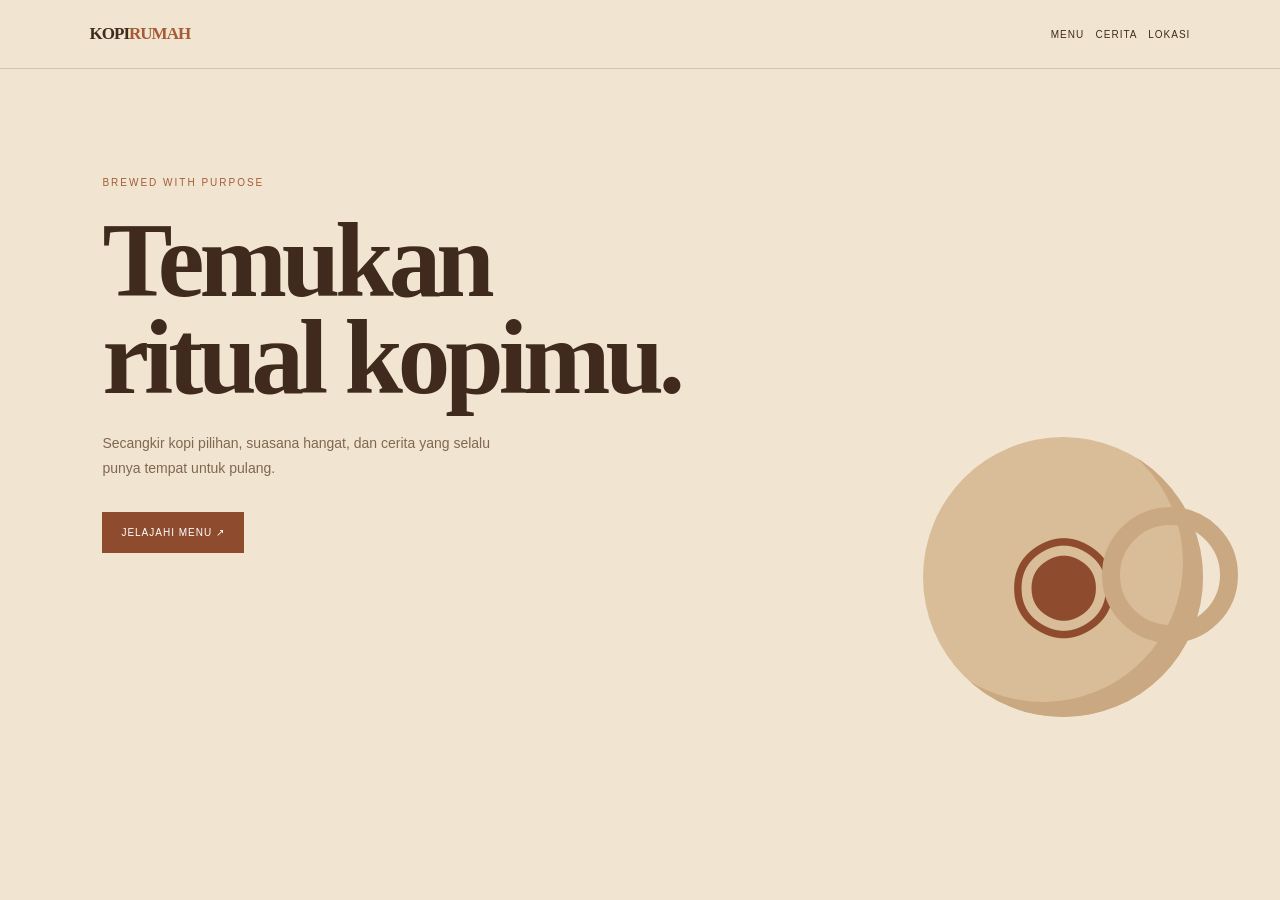
<file: projects/coffee-shop/index.html>
<!DOCTYPE html><html lang="id"><head><meta charset="UTF-8"><meta name="viewport" content="width=device-width,initial-scale=1"><title>Kopi Rumah — UMKM Demo</title><style>*{box-sizing:border-box}body{margin:0;background:#f1e5d1;color:#402a1d;font-family:Georgia,serif}.nav{display:flex;justify-content:space-between;align-items:center;padding:24px 7%;border-bottom:1px solid #d9c5a9}.brand{font-size:17px;font-weight:bold;letter-spacing:-1px}.brand span{color:#a45c36}.links{font:10px Arial,sans-serif;letter-spacing:1px}.hero{position:relative;overflow:hidden;min-height:75vh;padding:12vh 8%}.eyebrow{font:10px Arial,sans-serif;letter-spacing:2px;color:#a45c36}.hero h1{font-size:clamp(52px,9vw,105px);letter-spacing:-5px;line-height:.92;margin:25px 0;position:relative;z-index:2}.hero p{font:14px/1.8 Arial,sans-serif;color:#806750;max-width:390px;position:relative;z-index:2}.button{display:inline-block;background:#8f4b2d;color:#fff;text-decoration:none;padding:15px 19px;margin-top:16px;font:10px Arial,sans-serif;letter-spacing:1px;position:relative;z-index:2}.cup{position:absolute;right:6%;bottom:4%;width:280px;height:280px;border-radius:50%;background:#d9bd98;display:grid;place-items:center;color:#8f4b2d;font-size:130px;box-shadow:inset -20px -15px 0 #caa982}.cup:after{content:"";position:absolute;width:100px;height:100px;border:18px solid #caa982;border-radius:50%;right:-35px;top:70px}@media(max-width:650px){.cup{width:150px;height:150px;font-size:70px;right:-20px;bottom:0;opacity:.8}.cup:after{width:55px;height:55px;border-width:10px;right:-20px;top:35px}.hero h1{letter-spacing:-3px}.links{font-size:8px}}</style></head><body><nav class="nav"><div class="brand">KOPI<span>RUMAH</span></div><div class="links">MENU &nbsp; CERITA &nbsp; LOKASI</div></nav><main class="hero"><div class="eyebrow">BREWED WITH PURPOSE</div><h1>Temukan<br>ritual kopimu.</h1><p>Secangkir kopi pilihan, suasana hangat, dan cerita yang selalu punya tempat untuk pulang.</p><a class="button" href="#menu">JELAJAHI MENU ↗</a><div class="cup">◉</div></main></body></html>
</file>
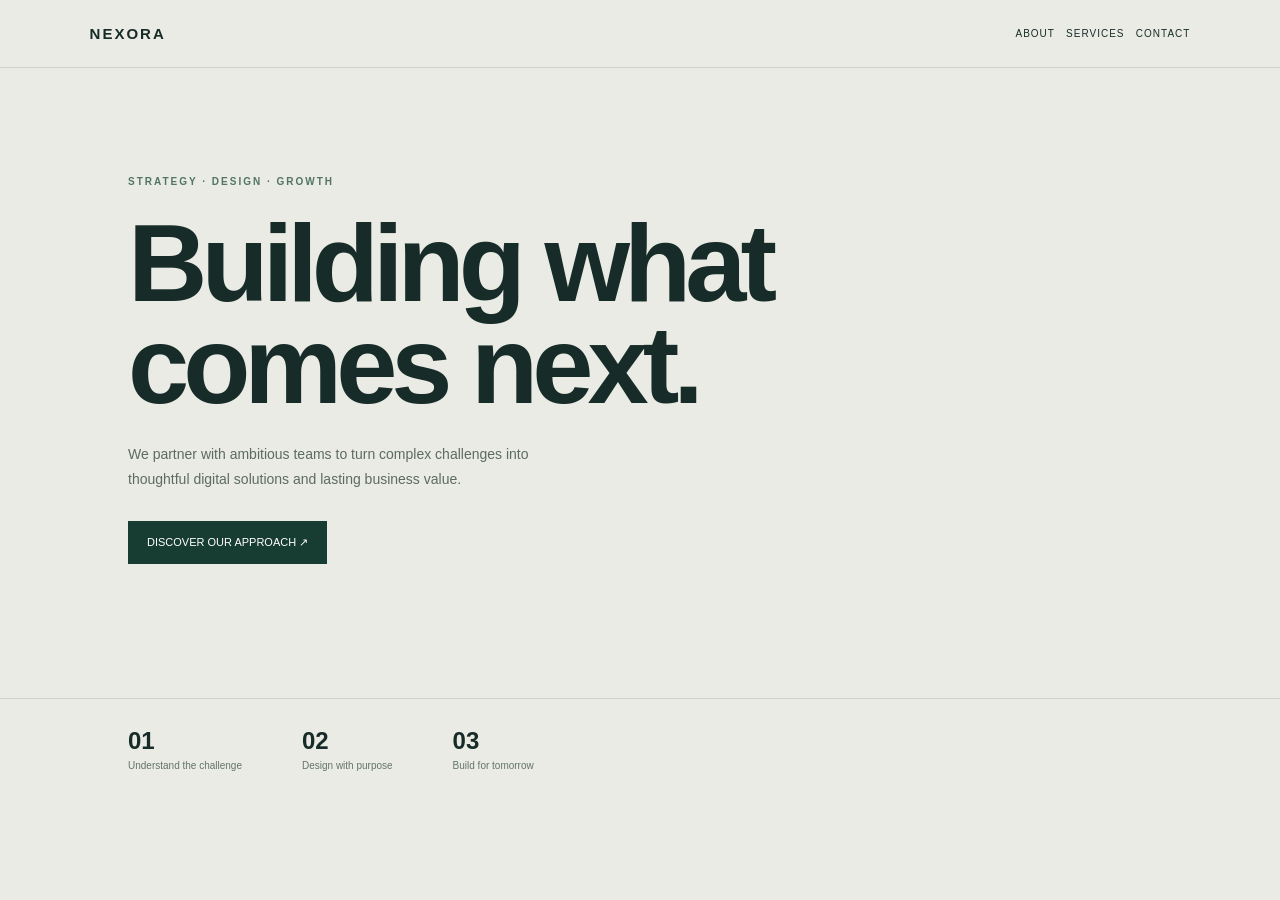
<file: projects/company-profile/index.html>
<!DOCTYPE html><html lang="id"><head><meta charset="UTF-8"><meta name="viewport" content="width=device-width,initial-scale=1"><title>Nexora — Company Profile Demo</title><style>*{box-sizing:border-box}body{margin:0;background:#e9ebe4;color:#172c28;font-family:Arial,sans-serif}.nav{padding:25px 7%;display:flex;justify-content:space-between;align-items:center;border-bottom:1px solid #ccd4c9}.brand{font-size:15px;font-weight:900;letter-spacing:2px}.links{font-size:10px;letter-spacing:1px}.hero{padding:12vh 10% 8vh;min-height:70vh}.eyebrow{font-size:10px;letter-spacing:2px;color:#527466;font-weight:bold}.hero h1{font-size:clamp(52px,9vw,110px);letter-spacing:-6px;line-height:.93;margin:25px 0;max-width:800px}.hero p{font-size:14px;line-height:1.8;color:#5d6b63;max-width:440px}.button{display:inline-block;background:#173c32;color:white;text-decoration:none;padding:15px 19px;margin-top:15px;font-size:11px}.stats{display:flex;gap:60px;padding:28px 10%;border-top:1px solid #ccd4c9}.stats strong{font-size:24px;display:block}.stats span{font-size:10px;color:#64746a}@media(max-width:600px){.links{font-size:8px}.hero h1{letter-spacing:-3px}.stats{gap:20px;padding-inline:7%}}</style></head><body><nav class="nav"><div class="brand">NEXORA</div><div class="links">ABOUT &nbsp; SERVICES &nbsp; CONTACT</div></nav><main class="hero"><div class="eyebrow">STRATEGY · DESIGN · GROWTH</div><h1>Building what<br>comes next.</h1><p>We partner with ambitious teams to turn complex challenges into thoughtful digital solutions and lasting business value.</p><a class="button" href="#impact">DISCOVER OUR APPROACH ↗</a></main><section class="stats" id="impact"><div><strong>01</strong><span>Understand the challenge</span></div><div><strong>02</strong><span>Design with purpose</span></div><div><strong>03</strong><span>Build for tomorrow</span></div></section></body></html>
</file>
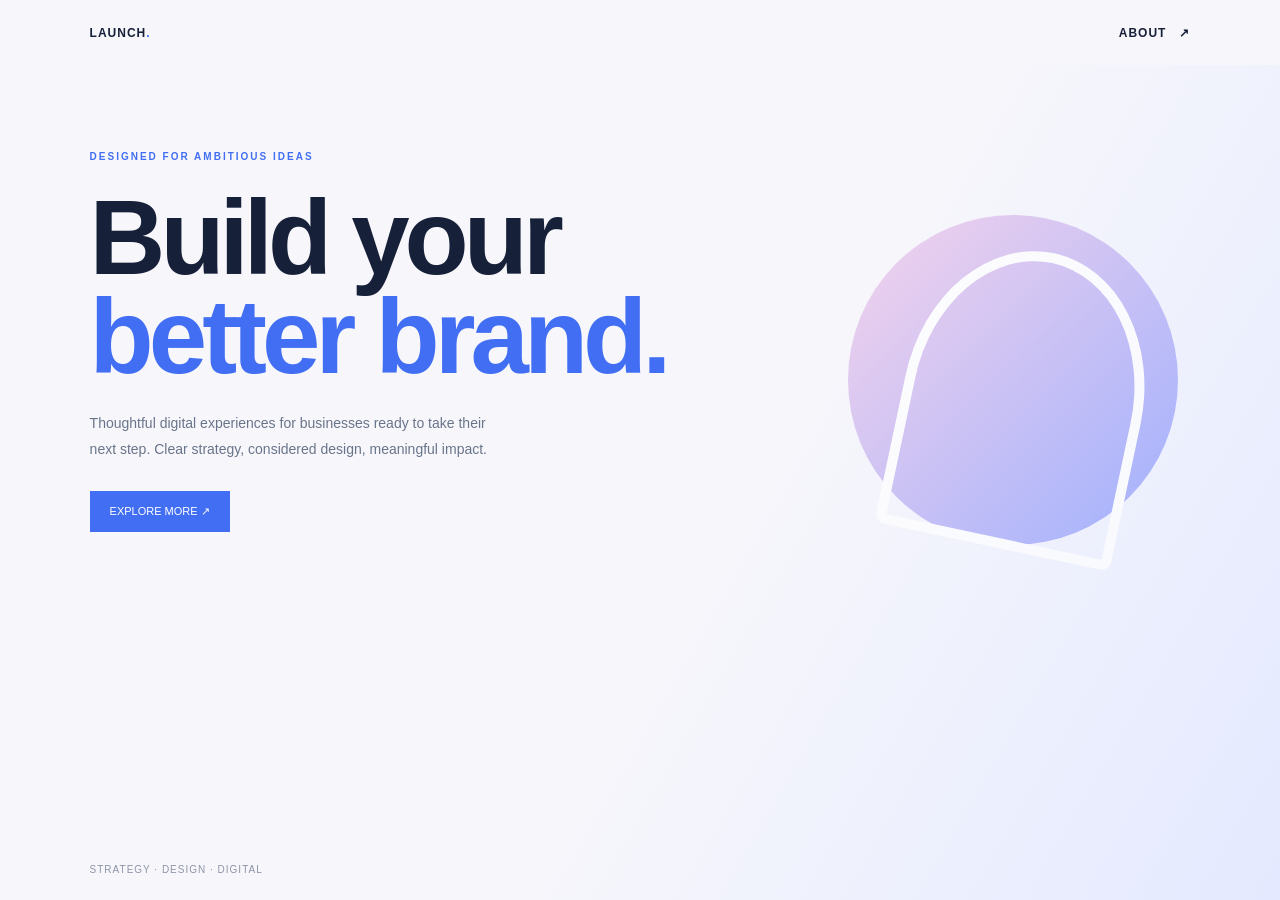
<file: projects/landing-page/index.html>
<!DOCTYPE html><html lang="id"><head><meta charset="UTF-8"><meta name="viewport" content="width=device-width,initial-scale=1"><title>Launch — Landing Page Demo</title><style>*{box-sizing:border-box}body{margin:0;background:#f7f7fb;color:#172039;font-family:Arial,sans-serif}.nav{height:65px;display:flex;align-items:center;justify-content:space-between;padding:0 7%;font-size:12px;font-weight:bold;letter-spacing:1px}.nav a{color:#172039;text-decoration:none}.nav span{color:#426ef3}.hero{min-height:calc(100vh - 65px);padding:9vh 7%;position:relative;overflow:hidden;background:linear-gradient(120deg,#f7f7fb 55%,#e4e9ff)}.tag{font-size:10px;color:#426ef3;letter-spacing:2px;font-weight:bold}.hero h1{font-size:clamp(48px,9vw,105px);line-height:.94;letter-spacing:-5px;max-width:750px;margin:25px 0;position:relative;z-index:2}.hero h1 span{color:#426ef3}.hero p{color:#69748a;max-width:400px;line-height:1.8;font-size:14px;position:relative;z-index:2}.btn{display:inline-block;background:#426ef3;color:white;text-decoration:none;padding:14px 20px;font-size:11px;margin-top:15px;position:relative;z-index:2}.orb{position:absolute;border-radius:50%;right:8%;top:18%;width:330px;height:330px;background:linear-gradient(135deg,#f4c4e5,#8197ff);opacity:.7}.orb:after{content:"";position:absolute;width:220px;height:280px;right:35px;top:35px;border:10px solid white;border-radius:50% 50% 10px 10px;transform:rotate(12deg)}.foot{position:absolute;bottom:25px;left:7%;font-size:10px;color:#8c94a7;letter-spacing:1px}@media(max-width:600px){.orb{width:180px;height:180px;right:-40px;top:45%}.hero h1{letter-spacing:-3px}.hero p{max-width:80%}}</style></head><body><nav class="nav"><a href="#">LAUNCH<span>.</span></a><a href="#about">ABOUT &nbsp; ↗</a></nav><main class="hero" id="about"><div class="orb"></div><span class="tag">DESIGNED FOR AMBITIOUS IDEAS</span><h1>Build your<br><span>better brand.</span></h1><p>Thoughtful digital experiences for businesses ready to take their next step. Clear strategy, considered design, meaningful impact.</p><a class="btn" href="#about">EXPLORE MORE ↗</a><div class="foot">STRATEGY · DESIGN · DIGITAL</div></main></body></html>
</file>
